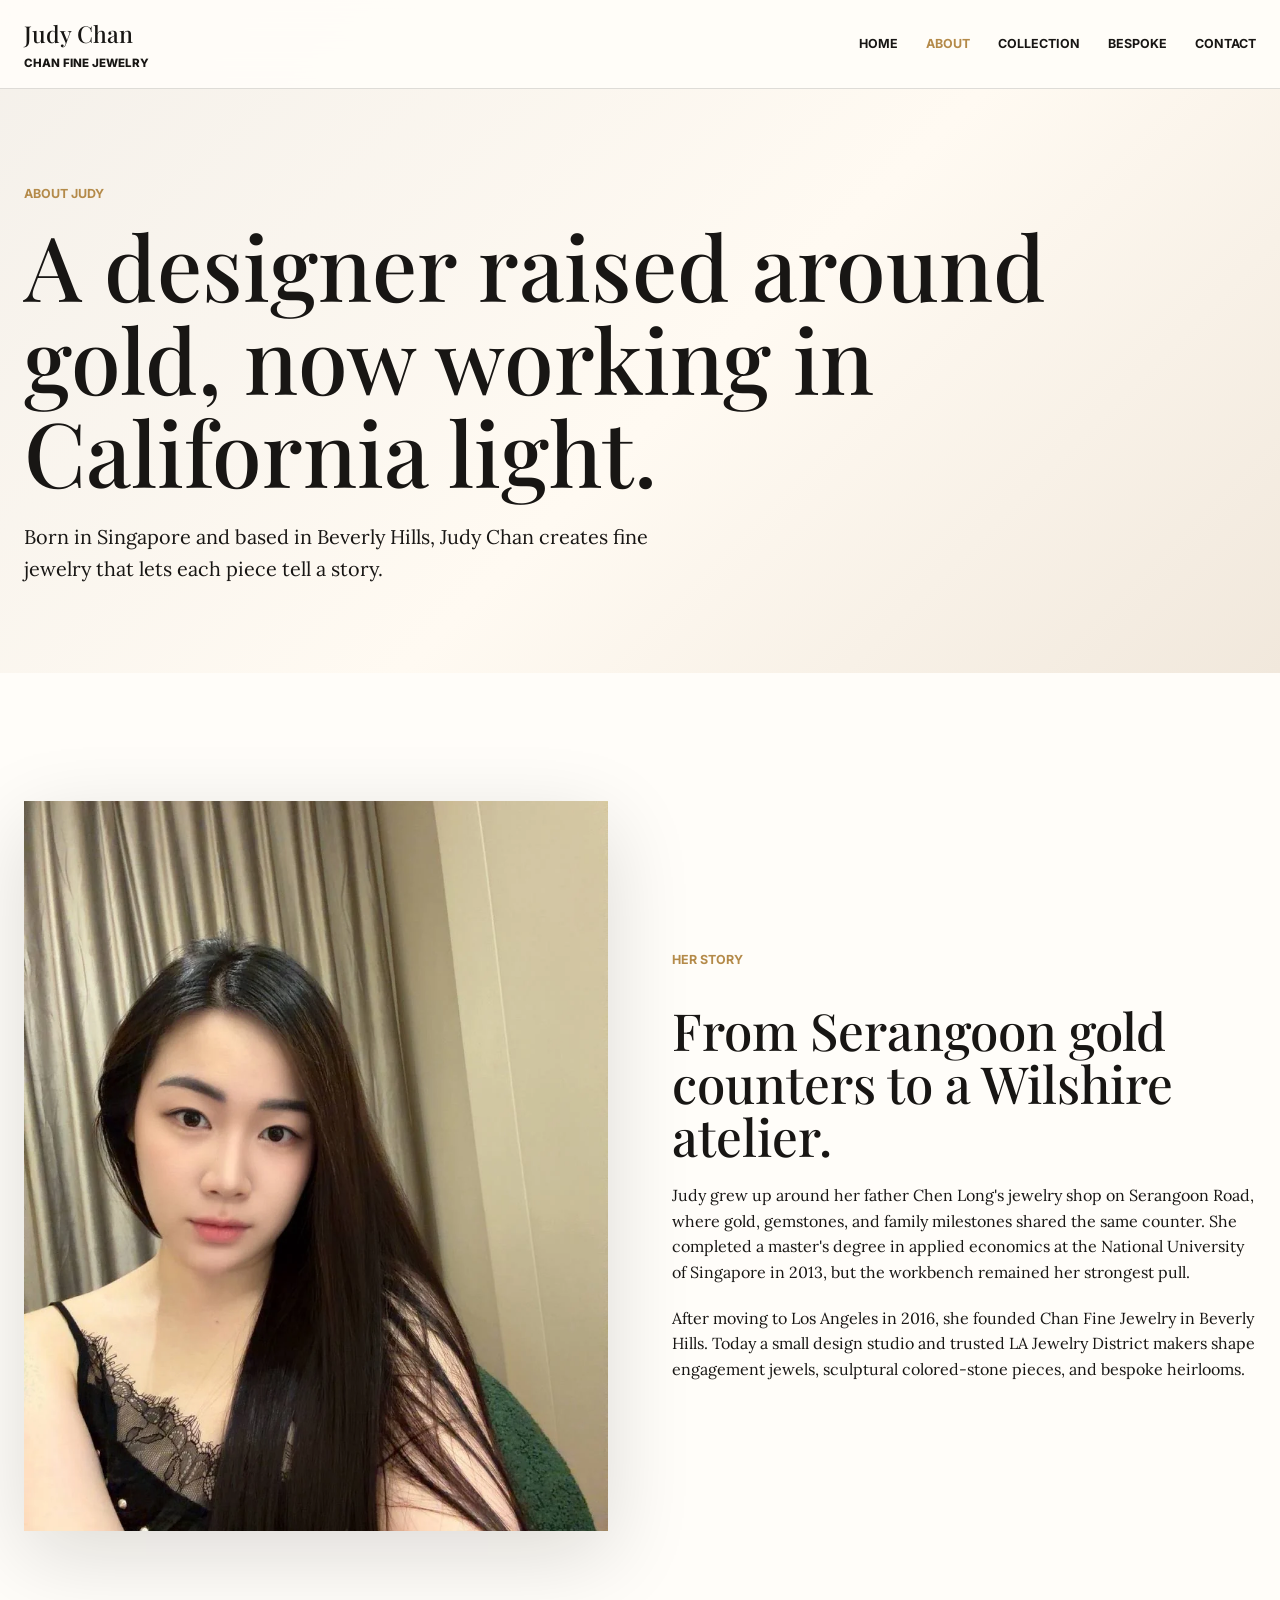
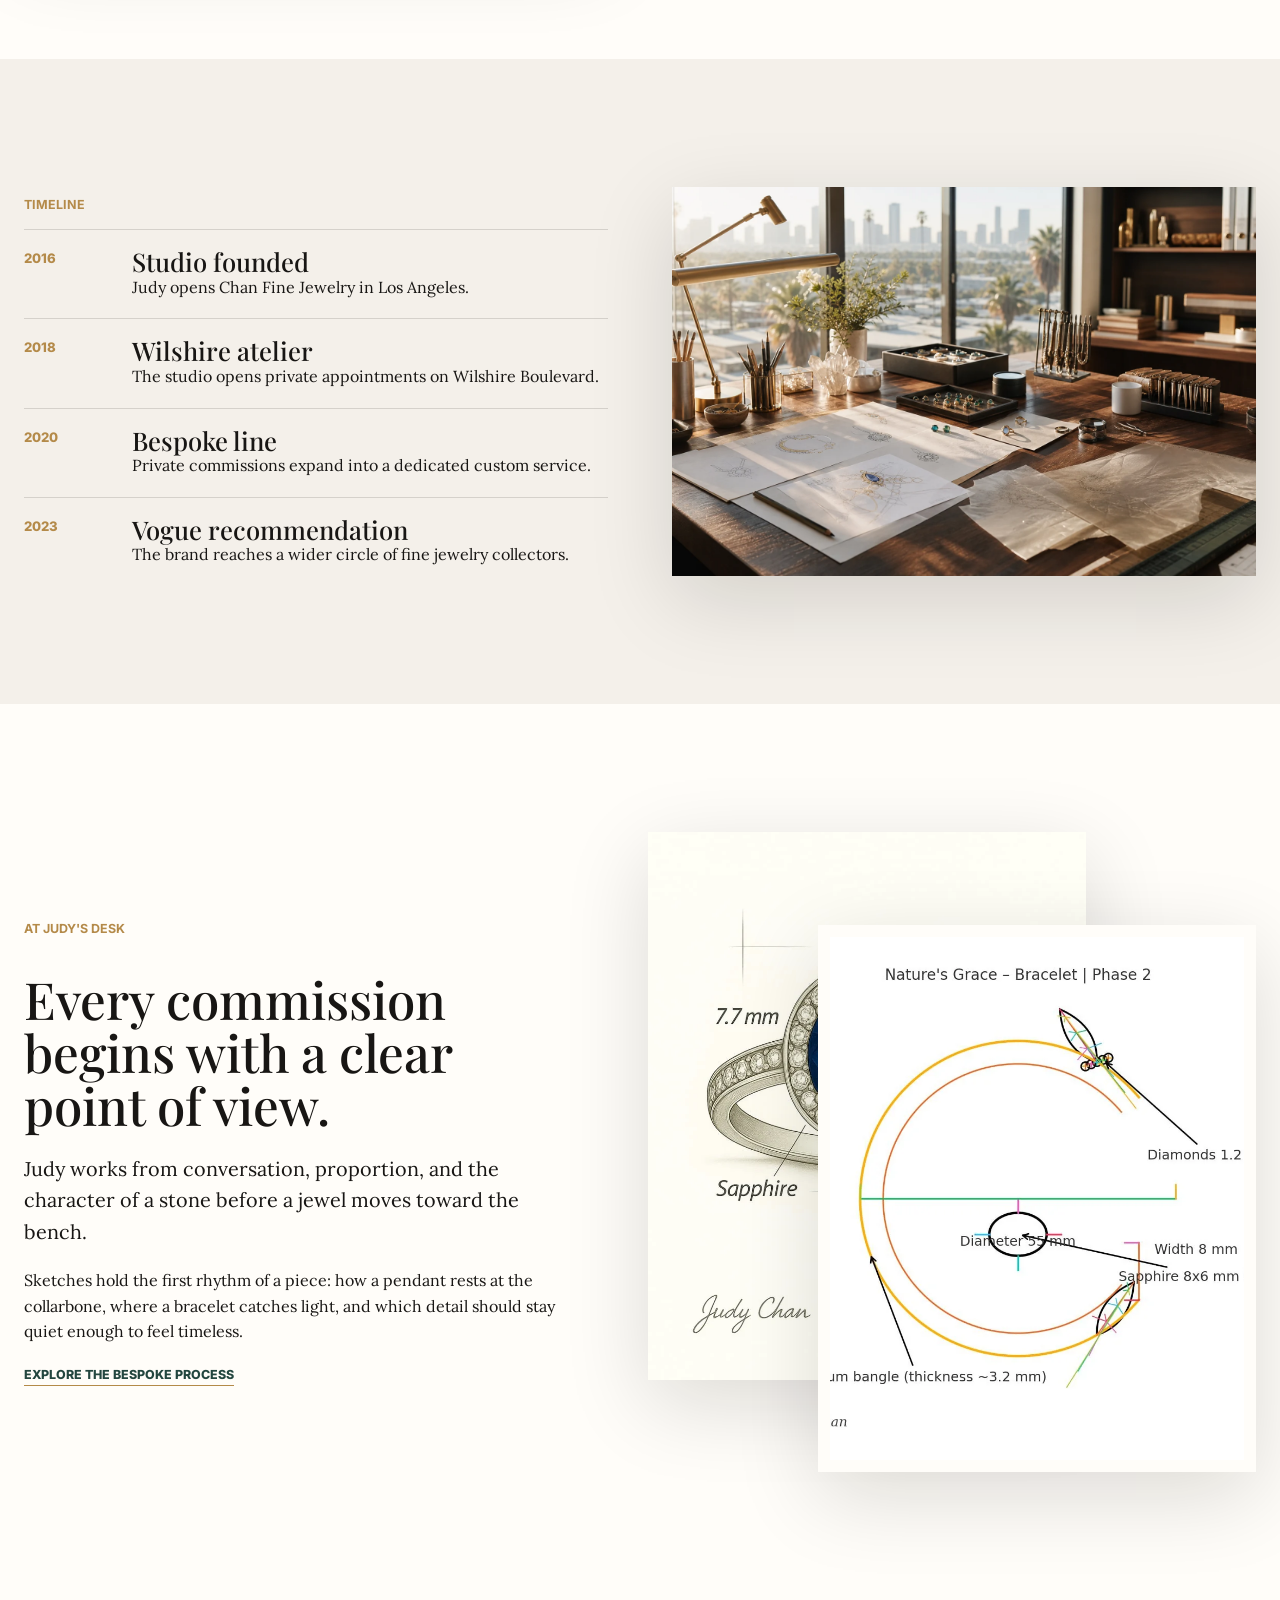
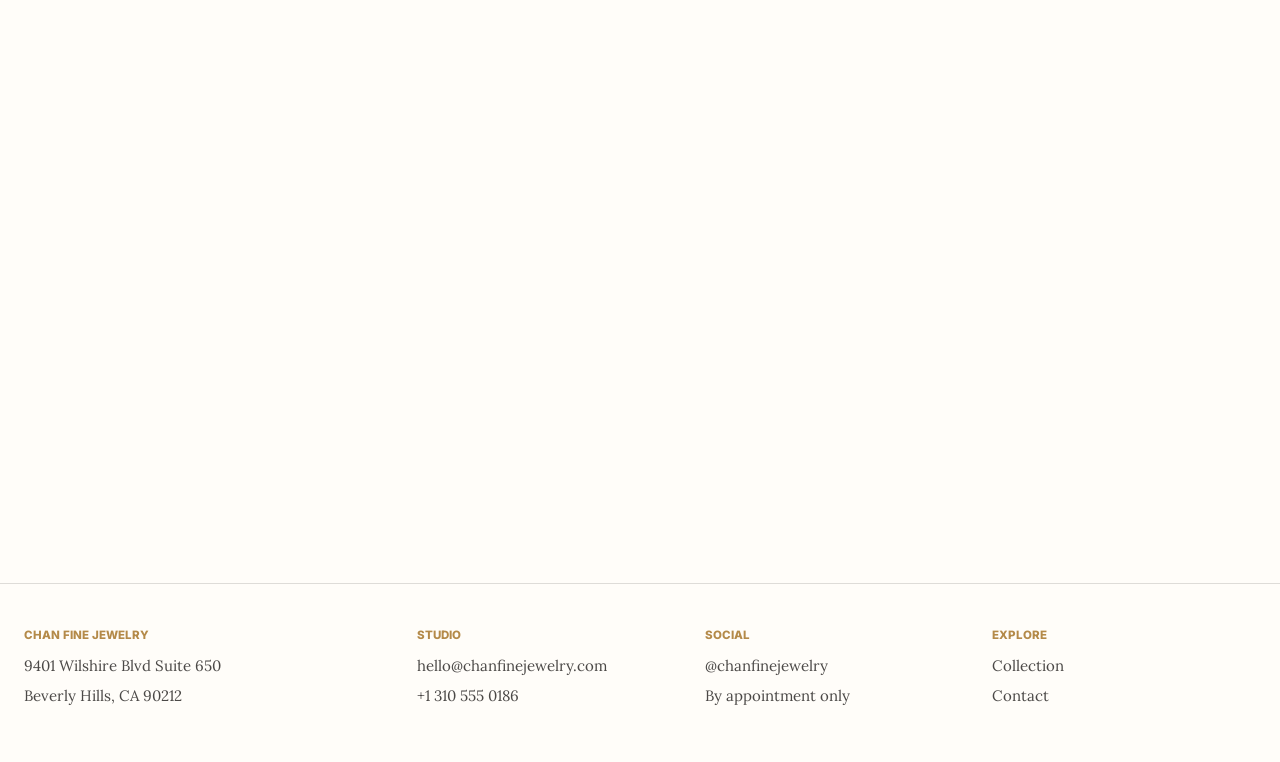
<file: about.html>
<!doctype html>
<html lang="en">
  <head>
    <meta charset="utf-8">
    <meta name="viewport" content="width=device-width, initial-scale=1">
    <meta name="description" content="Meet Beverly Hills jewelry designer Judy Chan and the story behind Chan Fine Jewelry.">
    <meta property="og:title" content="About Judy Chan | Chan Fine Jewelry">
    <meta property="og:description" content="From Serangoon Road gold counters to a Wilshire atelier — meet Beverly Hills jewelry designer Judy Chan.">
    <meta property="og:image" content="https://0zii47.github.io/judy-chan-jewelry-website/assets/images/judy-portrait.webp">
    <meta property="og:url" content="https://0zii47.github.io/judy-chan-jewelry-website/about.html">
    <meta property="og:type" content="website">
    <meta name="twitter:card" content="summary_large_image">
    <meta name="twitter:title" content="About Judy Chan | Chan Fine Jewelry">
    <meta name="twitter:description" content="From Singapore to Beverly Hills — the story behind Chan Fine Jewelry.">
    <meta name="twitter:image" content="https://0zii47.github.io/judy-chan-jewelry-website/assets/images/judy-portrait.webp">
    <link rel="icon" type="image/svg+xml" href="assets/favicon.svg">
    <link rel="canonical" href="https://0zii47.github.io/judy-chan-jewelry-website/about.html">
    <title>About Judy Chan | Chan Fine Jewelry</title>
    <link rel="preconnect" href="https://fonts.googleapis.com">
    <link rel="preconnect" href="https://fonts.gstatic.com" crossorigin>
    <link href="https://fonts.googleapis.com/css2?family=Inter:wght@500;700;800&family=Lora:wght@400;500&family=Playfair+Display:wght@500;600&display=swap" rel="stylesheet">
    <link rel="stylesheet" href="assets/styles.css">
  </head>
  <body class="interior">
    <header class="site-header">
      <nav class="nav shell" aria-label="Primary">
        <a class="brand" href="index.html"><strong>Judy Chan</strong><span>Chan Fine Jewelry</span></a>
        <button class="menu-toggle" type="button" aria-label="Open menu" aria-expanded="false"><span></span></button>
        <div class="nav-links">
          <a class="nav-link" href="index.html">Home</a>
          <a class="nav-link" href="about.html" aria-current="page">About</a>
          <a class="nav-link" href="collection.html">Collection</a>
          <a class="nav-link" href="bespoke.html">Bespoke</a>
          <a class="nav-link" href="contact.html">Contact</a>
        </div>
      </nav>
    </header>
    <main>
      <section class="page-hero">
        <div class="shell reveal">
          <p class="eyebrow">About Judy</p>
          <h1>A designer raised around gold, now working in California light.</h1>
          <p class="lead">Born in Singapore and based in Beverly Hills, Judy Chan creates fine jewelry that lets each piece tell a story.</p>
        </div>
      </section>
      <section class="band">
        <div class="shell story-grid">
          <div class="media-frame portrait reveal"><img src="assets/images/judy-portrait.webp" loading="lazy" alt="Portrait of jewelry designer Judy Chan"></div>
          <div class="copy-stack reveal">
            <p class="eyebrow">Her story</p>
            <h2>From Serangoon gold counters to a Wilshire atelier.</h2>
            <p>Judy grew up around her father Chen Long's jewelry shop on Serangoon Road, where gold, gemstones, and family milestones shared the same counter. She completed a master's degree in applied economics at the National University of Singapore in 2013, but the workbench remained her strongest pull.</p>
            <p>After moving to Los Angeles in 2016, she founded Chan Fine Jewelry in Beverly Hills. Today a small design studio and trusted LA Jewelry District makers shape engagement jewels, sculptural colored-stone pieces, and bespoke heirlooms.</p>
          </div>
        </div>
      </section>
      <section class="band band-muted">
        <div class="shell story-grid">
          <div class="reveal">
            <p class="eyebrow">Timeline</p>
            <div class="timeline">
              <div class="timeline-item"><span class="year">2016</span><div><h3>Studio founded</h3><p>Judy opens Chan Fine Jewelry in Los Angeles.</p></div></div>
              <div class="timeline-item"><span class="year">2018</span><div><h3>Wilshire atelier</h3><p>The studio opens private appointments on Wilshire Boulevard.</p></div></div>
              <div class="timeline-item"><span class="year">2020</span><div><h3>Bespoke line</h3><p>Private commissions expand into a dedicated custom service.</p></div></div>
              <div class="timeline-item"><span class="year">2023</span><div><h3>Vogue recommendation</h3><p>The brand reaches a wider circle of fine jewelry collectors.</p></div></div>
            </div>
          </div>
          <div class="media-frame landscape reveal"><img src="assets/images/studio.webp" loading="lazy" alt="Jewelry studio with sketches, gemstones, and workbench tools"></div>
        </div>
      </section>
      <section class="band atelier-notes">
        <div class="shell notes-grid">
          <div class="copy-stack reveal">
            <p class="eyebrow">At Judy's desk</p>
            <h2>Every commission begins with a clear point of view.</h2>
            <p class="lead">Judy works from conversation, proportion, and the character of a stone before a jewel moves toward the bench.</p>
            <p>Sketches hold the first rhythm of a piece: how a pendant rests at the collarbone, where a bracelet catches light, and which detail should stay quiet enough to feel timeless.</p>
            <a class="text-link" href="bespoke.html">Explore the bespoke process</a>
          </div>
          <div class="notes-gallery reveal">
            <figure class="media-frame note-sheet">
              <img src="assets/images/sapphire-sketch.webp" loading="lazy" alt="Sapphire pendant design sketch and stone notes">
            </figure>
            <figure class="media-frame note-sheet note-sheet-offset">
              <img src="assets/images/bracelet-plan.webp" loading="lazy" alt="Bracelet design plan with jewelry measurements">
            </figure>
          </div>
        </div>
      </section>
      <section class="band">
        <div class="shell intro-grid">
          <div class="reveal">
            <p class="eyebrow">Principles</p>
            <h2>Restraint, tension, responsibility.</h2>
          </div>
          <div class="principles reveal">
            <div class="principle"><h3>East meets West</h3><p>Measured linework and symbolic detail meet bolder Western scale and silhouette.</p></div>
            <div class="principle"><h3>Materials with care</h3><p>The studio prioritizes responsible gemstone sourcing and recycled precious metals where suitable.</p></div>
            <div class="principle"><h3>Giving back</h3><p>Chan Fine Jewelry commits 10% of annual profits to the Rockefeller Foundation as part of Judy's long-view giving practice.</p></div>
          </div>
        </div>
      </section>
    </main>
    <footer class="site-footer">
      <div class="shell footer-grid">
        <div><p class="footer-title">Chan Fine Jewelry</p><div class="footer-copy"><p>9401 Wilshire Blvd Suite 650</p><p>Beverly Hills, CA 90212</p></div></div>
        <div><p class="footer-title">Studio</p><div class="footer-links"><a href="mailto:hello@chanfinejewelry.com">hello@chanfinejewelry.com</a><a href="tel:+13105550186">+1 310 555 0186</a></div></div>
        <div><p class="footer-title">Social</p><div class="footer-links"><a href="https://instagram.com/chanfinejewelry" target="_blank" rel="noopener" aria-label="Chan Fine Jewelry on Instagram">@chanfinejewelry</a><span>By appointment only</span></div></div>
        <div><p class="footer-title">Explore</p><div class="footer-links"><a href="collection.html">Collection</a><a href="contact.html">Contact</a></div></div>
      </div>
    </footer>
    <script src="assets/site.js"></script>
  </body>
</html>
</file>
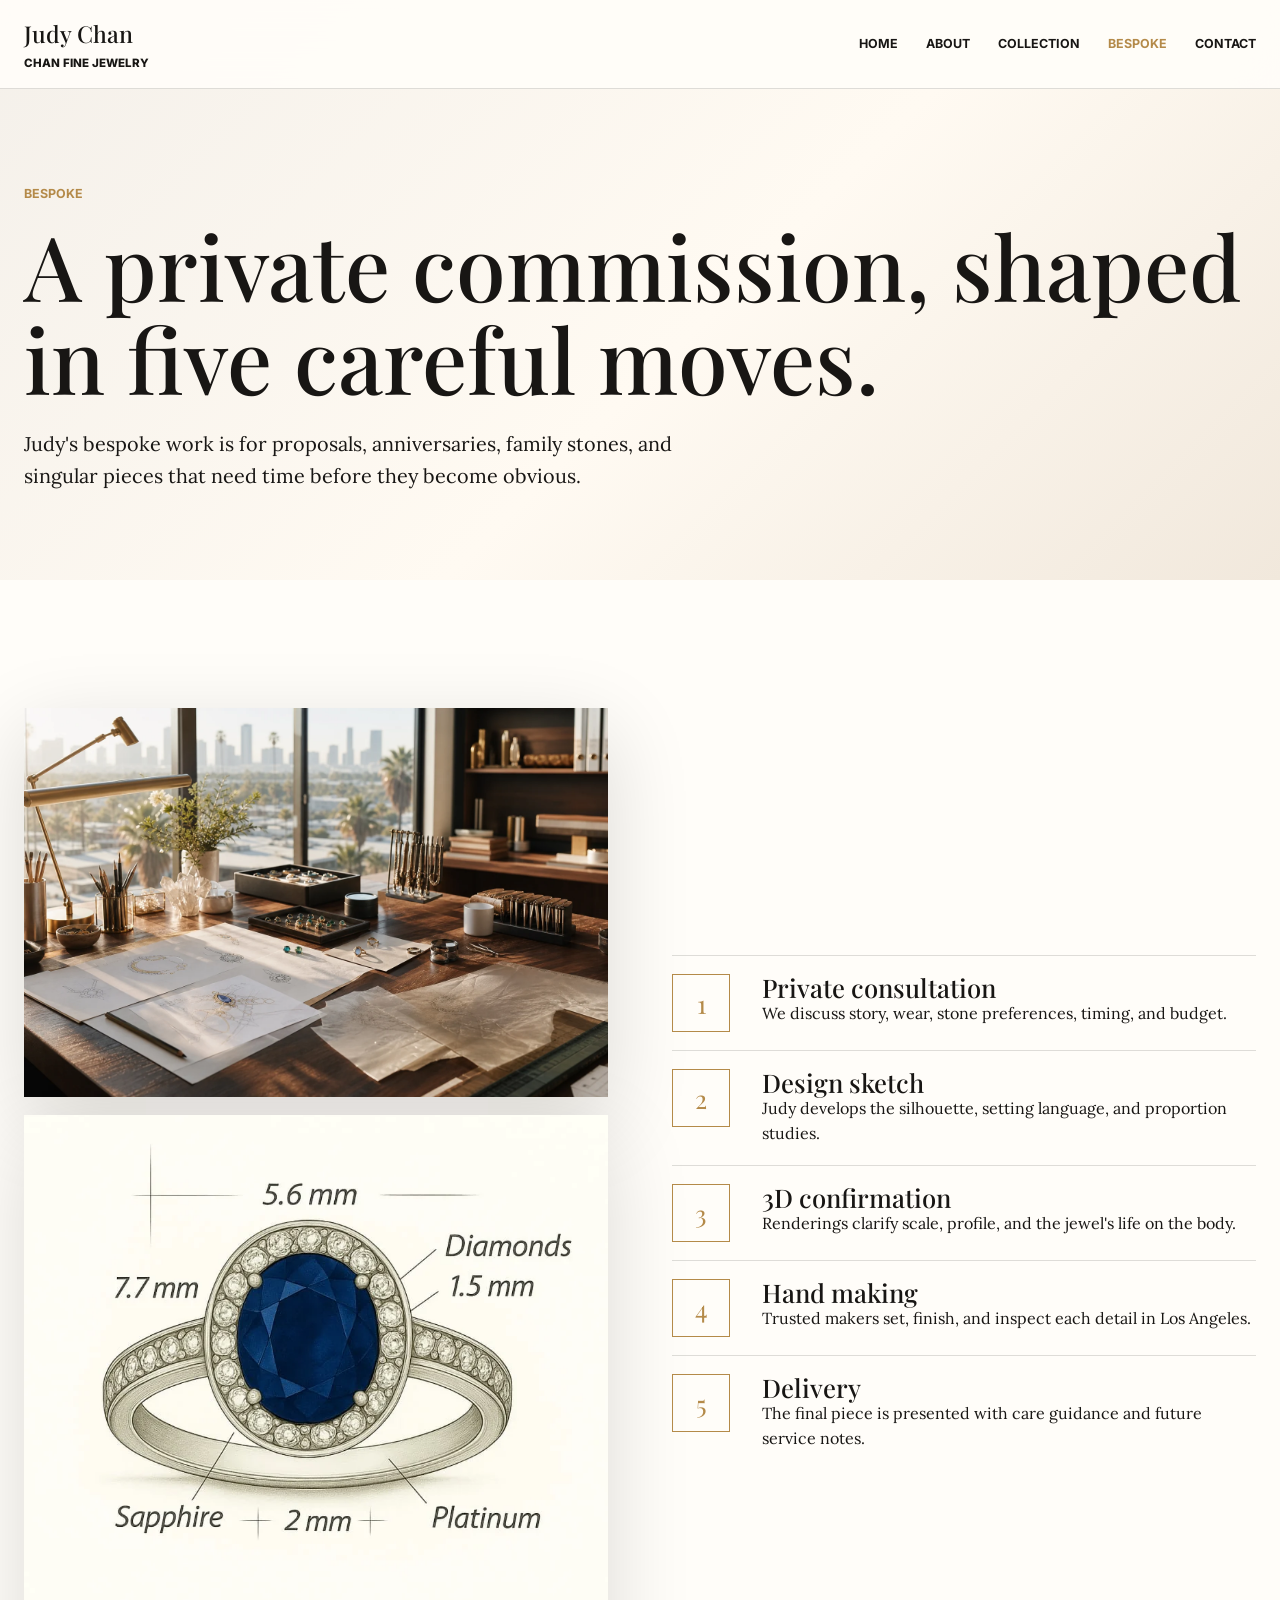
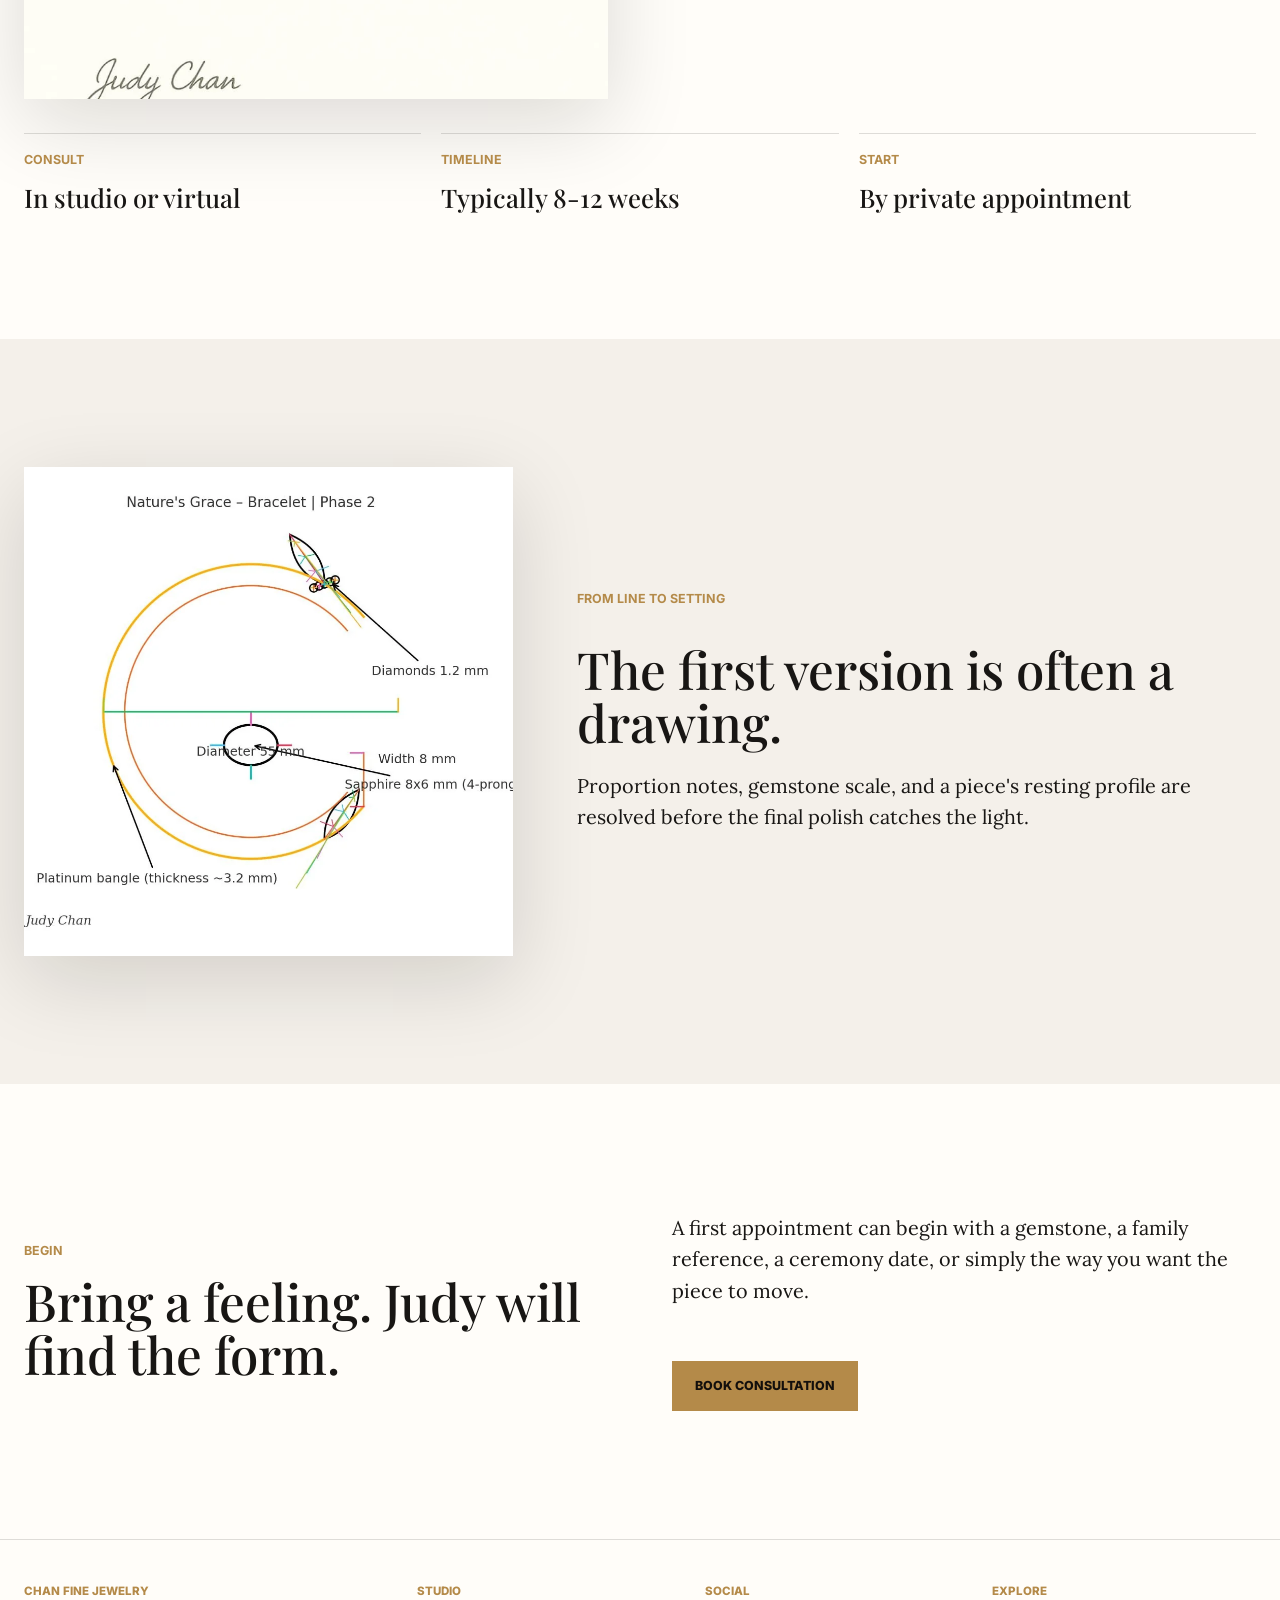
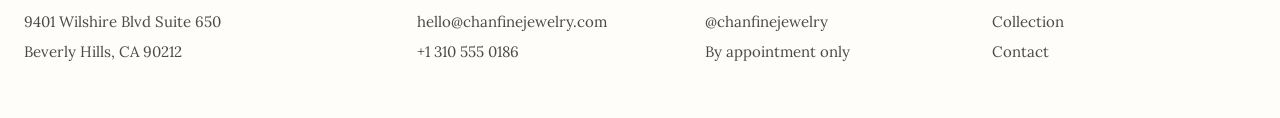
<file: bespoke.html>
<!doctype html>
<html lang="en">
  <head>
    <meta charset="utf-8">
    <meta name="viewport" content="width=device-width, initial-scale=1">
    <meta name="description" content="Discover Judy Chan's private bespoke jewelry process from consultation to delivery.">
    <meta property="og:title" content="Bespoke | Chan Fine Jewelry">
    <meta property="og:description" content="A private commission shaped in five careful moves — from consultation through hand making to delivery.">
    <meta property="og:image" content="https://0zii47.github.io/judy-chan-jewelry-website/assets/images/studio.webp">
    <meta property="og:url" content="https://0zii47.github.io/judy-chan-jewelry-website/bespoke.html">
    <meta property="og:type" content="website">
    <meta name="twitter:card" content="summary_large_image">
    <meta name="twitter:title" content="Bespoke | Chan Fine Jewelry">
    <meta name="twitter:description" content="Private jewelry commissions shaped in five careful moves at the Beverly Hills studio.">
    <meta name="twitter:image" content="https://0zii47.github.io/judy-chan-jewelry-website/assets/images/studio.webp">
    <link rel="icon" type="image/svg+xml" href="assets/favicon.svg">
    <link rel="canonical" href="https://0zii47.github.io/judy-chan-jewelry-website/bespoke.html">
    <title>Bespoke | Chan Fine Jewelry</title>
    <link rel="preconnect" href="https://fonts.googleapis.com">
    <link rel="preconnect" href="https://fonts.gstatic.com" crossorigin>
    <link href="https://fonts.googleapis.com/css2?family=Inter:wght@500;700;800&family=Lora:wght@400;500&family=Playfair+Display:wght@500;600&display=swap" rel="stylesheet">
    <link rel="stylesheet" href="assets/styles.css">
  </head>
  <body class="interior">
    <header class="site-header">
      <nav class="nav shell" aria-label="Primary">
        <a class="brand" href="index.html"><strong>Judy Chan</strong><span>Chan Fine Jewelry</span></a>
        <button class="menu-toggle" type="button" aria-label="Open menu" aria-expanded="false"><span></span></button>
        <div class="nav-links">
          <a class="nav-link" href="index.html">Home</a>
          <a class="nav-link" href="about.html">About</a>
          <a class="nav-link" href="collection.html">Collection</a>
          <a class="nav-link" href="bespoke.html" aria-current="page">Bespoke</a>
          <a class="nav-link" href="contact.html">Contact</a>
        </div>
      </nav>
    </header>
    <main>
      <section class="page-hero">
        <div class="shell reveal">
          <p class="eyebrow">Bespoke</p>
          <h1>A private commission, shaped in five careful moves.</h1>
          <p class="lead">Judy's bespoke work is for proposals, anniversaries, family stones, and singular pieces that need time before they become obvious.</p>
        </div>
      </section>
      <section class="band">
        <div class="shell bespoke-grid">
          <div class="process-gallery reveal">
            <figure class="media-frame landscape"><img src="assets/images/studio.webp" loading="lazy" alt="Jewelry workbench prepared for a bespoke design consultation"></figure>
            <figure class="media-frame sketch-frame"><img src="assets/images/sapphire-sketch.webp" loading="lazy" alt="Sapphire ring design sketch with material notes"></figure>
          </div>
          <div class="steps reveal">
            <div class="step"><span class="step-mark">1</span><div><h3>Private consultation</h3><p>We discuss story, wear, stone preferences, timing, and budget.</p></div></div>
            <div class="step"><span class="step-mark">2</span><div><h3>Design sketch</h3><p>Judy develops the silhouette, setting language, and proportion studies.</p></div></div>
            <div class="step"><span class="step-mark">3</span><div><h3>3D confirmation</h3><p>Renderings clarify scale, profile, and the jewel's life on the body.</p></div></div>
            <div class="step"><span class="step-mark">4</span><div><h3>Hand making</h3><p>Trusted makers set, finish, and inspect each detail in Los Angeles.</p></div></div>
            <div class="step"><span class="step-mark">5</span><div><h3>Delivery</h3><p>The final piece is presented with care guidance and future service notes.</p></div></div>
          </div>
        </div>
        <div class="shell detail-list reveal">
          <div class="detail"><p class="eyebrow">Consult</p><h3>In studio or virtual</h3></div>
          <div class="detail"><p class="eyebrow">Timeline</p><h3>Typically 8-12 weeks</h3></div>
          <div class="detail"><p class="eyebrow">Start</p><h3>By private appointment</h3></div>
        </div>
      </section>
      <section class="band band-muted">
        <div class="shell sketch-story reveal">
          <figure class="media-frame sketch-frame"><img src="assets/images/bracelet-plan.webp" loading="lazy" alt="Bracelet plan showing gemstone and bangle proportions"></figure>
          <div class="copy-stack">
            <p class="eyebrow">From line to setting</p>
            <h2>The first version is often a drawing.</h2>
            <p class="lead">Proportion notes, gemstone scale, and a piece's resting profile are resolved before the final polish catches the light.</p>
          </div>
        </div>
      </section>
      <section class="band">
        <div class="shell intro-grid reveal">
          <div><p class="eyebrow">Begin</p><h2>Bring a feeling. Judy will find the form.</h2></div>
          <div class="copy-stack"><p class="lead">A first appointment can begin with a gemstone, a family reference, a ceremony date, or simply the way you want the piece to move.</p><div class="actions"><a class="button button-primary" href="contact.html">Book consultation</a></div></div>
        </div>
      </section>
    </main>
    <footer class="site-footer">
      <div class="shell footer-grid">
        <div><p class="footer-title">Chan Fine Jewelry</p><div class="footer-copy"><p>9401 Wilshire Blvd Suite 650</p><p>Beverly Hills, CA 90212</p></div></div>
        <div><p class="footer-title">Studio</p><div class="footer-links"><a href="mailto:hello@chanfinejewelry.com">hello@chanfinejewelry.com</a><a href="tel:+13105550186">+1 310 555 0186</a></div></div>
        <div><p class="footer-title">Social</p><div class="footer-links"><a href="https://instagram.com/chanfinejewelry" target="_blank" rel="noopener" aria-label="Chan Fine Jewelry on Instagram">@chanfinejewelry</a><span>By appointment only</span></div></div>
        <div><p class="footer-title">Explore</p><div class="footer-links"><a href="collection.html">Collection</a><a href="contact.html">Contact</a></div></div>
      </div>
    </footer>
    <script src="assets/site.js"></script>
  </body>
</html>
</file>
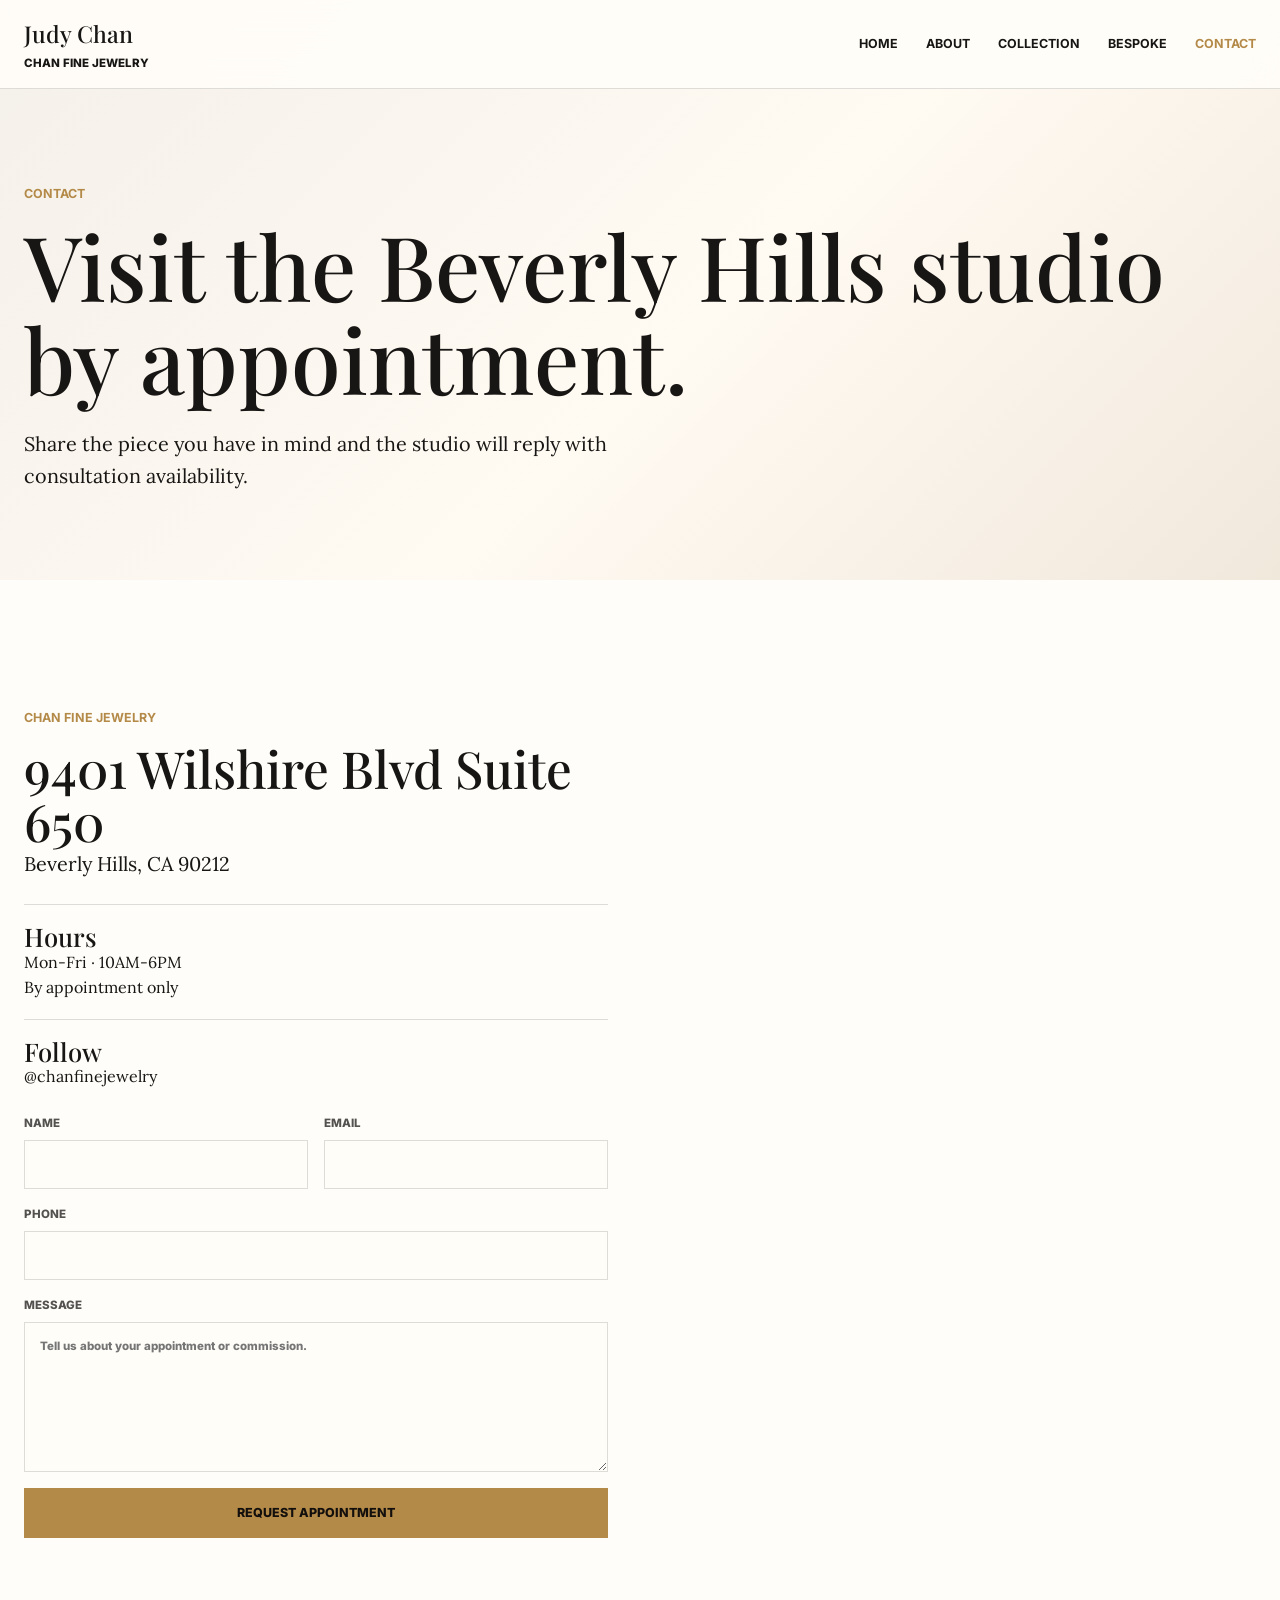
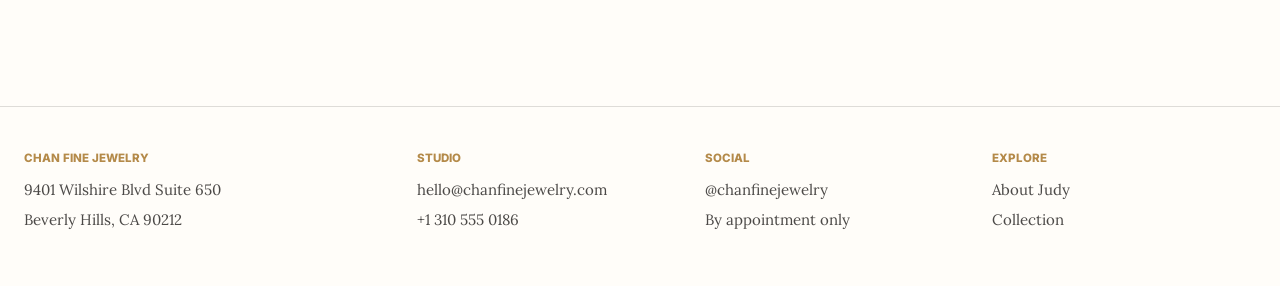
<file: contact.html>
<!doctype html>
<html lang="en">
  <head>
    <meta charset="utf-8">
    <meta name="viewport" content="width=device-width, initial-scale=1">
    <meta name="description" content="Contact Chan Fine Jewelry for a Beverly Hills appointment with Judy Chan.">
    <meta property="og:title" content="Contact | Chan Fine Jewelry">
    <meta property="og:description" content="Visit the Beverly Hills studio by appointment. 9401 Wilshire Blvd Suite 650, Beverly Hills, CA 90212.">
    <meta property="og:image" content="https://0zii47.github.io/judy-chan-jewelry-website/assets/images/studio.webp">
    <meta property="og:url" content="https://0zii47.github.io/judy-chan-jewelry-website/contact.html">
    <meta property="og:type" content="website">
    <meta name="twitter:card" content="summary_large_image">
    <meta name="twitter:title" content="Contact | Chan Fine Jewelry">
    <meta name="twitter:description" content="Private appointments at 9401 Wilshire Blvd, Beverly Hills.">
    <meta name="twitter:image" content="https://0zii47.github.io/judy-chan-jewelry-website/assets/images/studio.webp">
    <link rel="icon" type="image/svg+xml" href="assets/favicon.svg">
    <link rel="canonical" href="https://0zii47.github.io/judy-chan-jewelry-website/contact.html">
    <title>Contact | Chan Fine Jewelry</title>
    <link rel="preconnect" href="https://fonts.googleapis.com">
    <link rel="preconnect" href="https://fonts.gstatic.com" crossorigin>
    <link href="https://fonts.googleapis.com/css2?family=Inter:wght@500;700;800&family=Lora:wght@400;500&family=Playfair+Display:wght@500;600&display=swap" rel="stylesheet">
    <link rel="stylesheet" href="assets/styles.css">
  </head>
  <body class="interior">
    <header class="site-header">
      <nav class="nav shell" aria-label="Primary">
        <a class="brand" href="index.html"><strong>Judy Chan</strong><span>Chan Fine Jewelry</span></a>
        <button class="menu-toggle" type="button" aria-label="Open menu" aria-expanded="false"><span></span></button>
        <div class="nav-links">
          <a class="nav-link" href="index.html">Home</a>
          <a class="nav-link" href="about.html">About</a>
          <a class="nav-link" href="collection.html">Collection</a>
          <a class="nav-link" href="bespoke.html">Bespoke</a>
          <a class="nav-link" href="contact.html" aria-current="page">Contact</a>
        </div>
      </nav>
    </header>
    <main>
      <section class="page-hero">
        <div class="shell reveal">
          <p class="eyebrow">Contact</p>
          <h1>Visit the Beverly Hills studio by appointment.</h1>
          <p class="lead">Share the piece you have in mind and the studio will reply with consultation availability.</p>
        </div>
      </section>
      <section class="band">
        <div class="shell contact-grid">
          <div class="contact-panel reveal">
            <div>
              <p class="eyebrow">Chan Fine Jewelry</p>
              <h2>9401 Wilshire Blvd Suite 650</h2>
              <p class="lead">Beverly Hills, CA 90212</p>
            </div>
            <div class="hours">
              <div class="principle"><h3>Hours</h3><p>Mon-Fri · 10AM-6PM<br>By appointment only</p></div>
              <div class="principle"><h3>Follow</h3><p>@chanfinejewelry</p></div>
            </div>
            <form class="contact-form" action="#" method="post">
              <div class="field-grid">
                <label>Name<input name="name" autocomplete="name" required></label>
                <label>Email<input name="email" type="email" autocomplete="email" required></label>
              </div>
              <label>Phone<input name="phone" type="tel" autocomplete="tel"></label>
              <label>Message<textarea name="message" required placeholder="Tell us about your appointment or commission."></textarea></label>
              <button class="button button-primary" type="submit">Request appointment</button>
              <p class="form-note" aria-live="polite"></p>
            </form>
          </div>
          <div class="reveal">
            <iframe class="map" title="Map to Chan Fine Jewelry studio" loading="lazy" referrerpolicy="no-referrer-when-downgrade" src="https://www.google.com/maps?q=9401%20Wilshire%20Blvd%20Suite%20650%20Beverly%20Hills%20CA%2090212&output=embed"></iframe>
          </div>
        </div>
      </section>
    </main>
    <footer class="site-footer">
      <div class="shell footer-grid">
        <div><p class="footer-title">Chan Fine Jewelry</p><div class="footer-copy"><p>9401 Wilshire Blvd Suite 650</p><p>Beverly Hills, CA 90212</p></div></div>
        <div><p class="footer-title">Studio</p><div class="footer-links"><a href="mailto:hello@chanfinejewelry.com">hello@chanfinejewelry.com</a><a href="tel:+13105550186">+1 310 555 0186</a></div></div>
        <div><p class="footer-title">Social</p><div class="footer-links"><a href="https://instagram.com/chanfinejewelry" target="_blank" rel="noopener" aria-label="Chan Fine Jewelry on Instagram">@chanfinejewelry</a><span>By appointment only</span></div></div>
        <div><p class="footer-title">Explore</p><div class="footer-links"><a href="about.html">About Judy</a><a href="collection.html">Collection</a></div></div>
      </div>
    </footer>
    <script src="assets/site.js"></script>
  </body>
</html>
</file>
<file: assets/styles.css>
:root {
  --ink: #181614;
  --paper: #fffdf9;
  --mist: #f4f0ea;
  --gold: #b48a49;
  --jade: #23463f;
  --plum: #442f35;
  --line: rgba(24, 22, 20, 0.14);
  --shadow: 0 24px 80px rgba(16, 12, 8, 0.14);
  --serif-display: "Playfair Display", Georgia, serif;
  --serif-body: "Lora", Georgia, serif;
  --sans: "Inter", Arial, sans-serif;
}

* {
  box-sizing: border-box;
}

html {
  scroll-behavior: smooth;
}

body {
  margin: 0;
  background: var(--paper);
  color: var(--ink);
  font-family: var(--serif-body);
  line-height: 1.6;
}

body.menu-open {
  overflow: hidden;
}

a {
  color: inherit;
  text-decoration: none;
}

button,
input,
textarea {
  font: inherit;
}

img {
  display: block;
  max-width: 100%;
}

.shell {
  width: min(1240px, calc(100% - 48px));
  margin: 0 auto;
}

.eyebrow,
.nav-link,
.button,
.meta,
.filter,
label,
.footer-title {
  font-family: var(--sans);
  letter-spacing: 0;
  text-transform: uppercase;
}

.eyebrow {
  margin: 0 0 14px;
  color: var(--gold);
  font-size: 0.78rem;
  font-weight: 700;
}

h1,
h2,
h3 {
  margin: 0;
  font-family: var(--serif-display);
  font-weight: 500;
  line-height: 1.04;
}

h1 {
  font-size: clamp(3rem, 7vw, 7.4rem);
}

h2 {
  font-size: clamp(2rem, 4vw, 4.3rem);
}

h3 {
  font-size: clamp(1.3rem, 2vw, 2rem);
}

p {
  margin: 0;
}

.site-header {
  position: fixed;
  inset: 0 0 auto;
  z-index: 20;
  border-bottom: 1px solid transparent;
  transition: background 220ms ease, border-color 220ms ease, backdrop-filter 220ms ease;
}

.site-header.is-solid,
.interior .site-header {
  border-color: var(--line);
  background: rgba(255, 253, 249, 0.92);
  backdrop-filter: blur(18px);
}

.home .site-header:not(.is-solid) {
  color: #fff8ef;
}

.home .site-header:not(.is-solid) .menu-toggle {
  border-color: rgba(255, 248, 239, 0.34);
  background: rgba(18, 13, 9, 0.18);
  color: #fff8ef;
}

.home.menu-open .site-header {
  color: var(--ink);
}

.nav {
  min-height: 88px;
  display: flex;
  align-items: center;
  justify-content: space-between;
  gap: 24px;
}

.brand {
  display: grid;
  gap: 2px;
  position: relative;
  z-index: 2;
  font-family: var(--sans);
  font-size: 0.72rem;
  font-weight: 800;
  letter-spacing: 0;
  text-transform: uppercase;
}

.brand strong {
  font-family: var(--serif-display);
  font-size: 1.45rem;
  font-weight: 500;
  text-transform: none;
}

.nav-links {
  display: flex;
  align-items: center;
  gap: 28px;
}

.nav-link {
  font-size: 0.78rem;
  font-weight: 700;
}

.nav-link[aria-current="page"] {
  color: var(--gold);
}

.menu-toggle {
  width: 46px;
  height: 46px;
  position: relative;
  z-index: 2;
  display: none;
  place-items: center;
  border: 1px solid var(--line);
  background: rgba(255, 253, 249, 0.78);
  color: var(--ink);
  cursor: pointer;
}

.menu-toggle span,
.menu-toggle span::before,
.menu-toggle span::after {
  width: 18px;
  height: 2px;
  display: block;
  background: currentColor;
  content: "";
  transition: transform 180ms ease, opacity 180ms ease;
}

.menu-toggle span {
  position: relative;
}

.menu-toggle span::before,
.menu-toggle span::after {
  position: absolute;
  left: 0;
}

.menu-toggle span::before {
  top: -6px;
}

.menu-toggle span::after {
  top: 6px;
}

.menu-open .menu-toggle span {
  background: transparent;
}

.menu-open .menu-toggle span::before {
  background: var(--ink);
  top: 0;
  transform: rotate(45deg);
}

.menu-open .menu-toggle span::after {
  background: var(--ink);
  top: 0;
  transform: rotate(-45deg);
}

.menu-open .menu-toggle {
  border-color: var(--line);
  background: var(--paper);
}

.hero {
  min-height: min(960px, 100svh);
  position: relative;
  display: grid;
  align-items: end;
  overflow: hidden;
  color: #fff8ef;
  background: #110e0d;
}

.hero-media,
.hero-media::after {
  position: absolute;
  inset: 0;
}

.hero-media img {
  width: 100%;
  height: 100%;
  object-fit: cover;
}

.hero-media::after {
  content: "";
  background:
    linear-gradient(90deg, rgba(10, 8, 7, 0.72), rgba(10, 8, 7, 0.16) 58%, rgba(10, 8, 7, 0.52)),
    linear-gradient(180deg, rgba(10, 8, 7, 0.12), rgba(10, 8, 7, 0.78));
}

.hero-copy {
  position: relative;
  z-index: 1;
  width: min(840px, 100%);
  padding: 180px 0 104px;
}

.hero h1 span {
  display: block;
}

.hero h1 span:last-child {
  color: #ead9b9;
  font-size: clamp(1.8rem, 3.8vw, 4.25rem);
  margin-top: 10px;
}

.hero p {
  max-width: 520px;
  margin-top: 26px;
  font-size: clamp(1rem, 1.3vw, 1.22rem);
}

.actions {
  display: flex;
  flex-wrap: wrap;
  gap: 14px;
  margin-top: 34px;
}

.button {
  min-height: 50px;
  display: inline-flex;
  align-items: center;
  justify-content: center;
  border: 1px solid currentColor;
  padding: 0 22px;
  font-size: 0.78rem;
  font-weight: 800;
  transition: background 180ms ease, color 180ms ease, border-color 180ms ease, transform 180ms ease;
}

.button:hover,
.button:focus-visible {
  transform: translateY(-2px);
}

.button-primary {
  border-color: var(--gold);
  background: var(--gold);
  color: #130f0c;
}

.button-ghost {
  color: inherit;
}

.band {
  padding: clamp(72px, 10vw, 136px) 0;
}

.band-muted {
  background: var(--mist);
}

.intro-grid,
.atelier-grid,
.story-grid,
.notes-grid,
.bespoke-grid,
.contact-grid,
.appointment-band,
.sketch-story {
  display: grid;
  grid-template-columns: minmax(0, 1fr) minmax(0, 1fr);
  gap: clamp(28px, 5vw, 88px);
  align-items: center;
}

.atelier-grid {
  grid-template-columns: minmax(320px, 0.88fr) minmax(0, 1fr);
}

.atelier-media {
  min-height: 760px;
  position: relative;
}

.atelier-media .portrait {
  width: min(78%, 460px);
  height: 100%;
}

.studio-inset {
  width: min(72%, 470px);
  position: absolute;
  right: 0;
  bottom: 44px;
  border: 12px solid var(--paper);
}

.lead {
  max-width: 650px;
  font-size: clamp(1.08rem, 1.55vw, 1.42rem);
}

.copy-stack {
  display: grid;
  gap: 20px;
}

.signature {
  display: grid;
  gap: 8px;
  padding-top: 8px;
  font-family: var(--sans);
  font-size: 0.8rem;
  font-weight: 700;
  text-transform: uppercase;
}

.signature strong {
  color: var(--jade);
  font-family: var(--serif-display);
  font-size: 2rem;
  font-weight: 500;
  text-transform: none;
}

.media-frame {
  overflow: hidden;
  background: #ded5ca;
  box-shadow: var(--shadow);
}

.media-frame img {
  width: 100%;
  height: 100%;
  object-fit: cover;
}

figure {
  margin: 0;
}

.portrait {
  aspect-ratio: 4 / 5;
}

.landscape {
  aspect-ratio: 3 / 2;
}

.notes-grid {
  grid-template-columns: minmax(0, 0.92fr) minmax(360px, 1fr);
}

.notes-gallery {
  min-height: 640px;
  position: relative;
}

.note-sheet {
  width: min(72%, 460px);
  aspect-ratio: 4 / 5;
  background: #f4eee1;
}

.note-sheet img {
  object-fit: cover;
}

.note-sheet-offset {
  position: absolute;
  right: 0;
  bottom: 0;
  border: 12px solid var(--paper);
}

.text-link {
  width: fit-content;
  border-bottom: 1px solid var(--gold);
  color: var(--jade);
  font-family: var(--sans);
  font-size: 0.78rem;
  font-weight: 800;
  text-transform: uppercase;
  transition: color 180ms ease, border-color 180ms ease;
}

.text-link:hover,
.text-link:focus-visible {
  border-color: var(--ink);
  color: var(--ink);
}

.section-head {
  display: flex;
  align-items: end;
  justify-content: space-between;
  gap: 24px;
  margin-bottom: 38px;
}

.section-head p {
  max-width: 430px;
}

.collection-grid {
  display: grid;
  grid-template-columns: repeat(3, minmax(0, 1fr));
  gap: 24px;
}

.piece {
  display: grid;
  gap: 16px;
}

.piece-button {
  border: 0;
  padding: 0;
  overflow: hidden;
  aspect-ratio: 1 / 1;
  background: #e5ddd2;
  cursor: zoom-in;
}

.piece-button img {
  width: 100%;
  height: 100%;
  object-fit: cover;
  transition: transform 420ms ease;
}

.piece:hover .piece-button img,
.piece-button:focus-visible img {
  transform: scale(1.045);
}

.meta {
  display: block;
  margin-top: 6px;
  color: rgba(24, 22, 20, 0.68);
  font-size: 0.72rem;
  font-weight: 700;
}

.quote-band {
  background: var(--jade);
  color: #f8f0df;
}

.quote {
  max-width: 970px;
  font-family: var(--serif-display);
  font-size: clamp(2rem, 4vw, 4.8rem);
  line-height: 1.1;
}

.page-hero {
  padding: 184px 0 88px;
  background: linear-gradient(135deg, var(--mist), #fffaf2 55%, #f1e8dc);
}

.hero .reveal,
.page-hero .reveal {
  opacity: 1;
  transform: none;
}

.page-hero .lead {
  margin-top: 24px;
}

.timeline,
.principles,
.steps,
.hours {
  display: grid;
  gap: 18px;
}

.timeline-item,
.principle,
.step {
  border-top: 1px solid var(--line);
  padding-top: 18px;
}

.timeline-item {
  display: grid;
  grid-template-columns: 90px minmax(0, 1fr);
  gap: 18px;
}

.year,
.step-index {
  color: var(--gold);
  font-family: var(--sans);
  font-size: 0.82rem;
  font-weight: 800;
  text-transform: uppercase;
}

.filters {
  display: flex;
  flex-wrap: wrap;
  gap: 10px;
  margin-bottom: 32px;
}

.filter {
  min-height: 42px;
  border: 1px solid var(--line);
  background: transparent;
  padding: 0 16px;
  color: var(--ink);
  font-size: 0.72rem;
  font-weight: 800;
  cursor: pointer;
}

.filter.is-active {
  border-color: var(--ink);
  background: var(--ink);
  color: var(--paper);
}

.piece.is-hidden {
  display: none;
}

.steps {
  counter-reset: bespoke;
}

.process-gallery {
  min-width: 0;
  display: grid;
  gap: 18px;
}

.sketch-frame {
  aspect-ratio: 1 / 1;
  background: #f4eee1;
}

.sketch-frame img {
  object-fit: cover;
}

.sketch-story {
  grid-template-columns: minmax(280px, 0.72fr) minmax(0, 1fr);
}

.step {
  display: grid;
  grid-template-columns: 72px minmax(0, 1fr);
  gap: 18px;
}

.step-mark {
  width: 58px;
  height: 58px;
  display: grid;
  place-items: center;
  border: 1px solid var(--gold);
  color: var(--gold);
  font-family: var(--serif-display);
  font-size: 1.6rem;
}

.detail-list {
  display: grid;
  grid-template-columns: repeat(3, minmax(0, 1fr));
  gap: 20px;
  margin-top: 34px;
}

.detail {
  border-top: 1px solid var(--line);
  padding-top: 16px;
}

.contact-panel {
  display: grid;
  gap: 24px;
}

.contact-form {
  display: grid;
  gap: 16px;
}

.field-grid {
  display: grid;
  grid-template-columns: repeat(2, minmax(0, 1fr));
  gap: 16px;
}

label {
  display: grid;
  gap: 8px;
  color: rgba(24, 22, 20, 0.74);
  font-size: 0.72rem;
  font-weight: 800;
}

input,
textarea {
  width: 100%;
  border: 1px solid var(--line);
  border-radius: 0;
  background: rgba(255, 253, 249, 0.9);
  color: var(--ink);
  padding: 14px 15px;
}

textarea {
  min-height: 150px;
  resize: vertical;
}

.form-note {
  min-height: 24px;
  color: var(--jade);
  font-family: var(--sans);
  font-size: 0.82rem;
  font-weight: 700;
}

.map {
  min-height: 520px;
  border: 0;
  width: 100%;
  filter: grayscale(0.14) contrast(1.04);
}

.site-footer {
  border-top: 1px solid var(--line);
  padding: 42px 0 54px;
}

.footer-grid {
  display: grid;
  grid-template-columns: 1.4fr repeat(3, minmax(0, 1fr));
  gap: 24px;
}

.footer-title {
  margin-bottom: 10px;
  color: var(--gold);
  font-size: 0.72rem;
  font-weight: 800;
}

.footer-copy,
.footer-links {
  display: grid;
  gap: 6px;
  color: rgba(24, 22, 20, 0.78);
  font-size: 0.94rem;
}

.lightbox {
  position: fixed;
  inset: 0;
  z-index: 30;
  display: none;
  place-items: center;
  padding: 28px;
  background: rgba(11, 9, 8, 0.9);
}

.lightbox.is-open {
  display: grid;
}

.lightbox-dialog {
  width: min(920px, 100%);
  display: grid;
  grid-template-columns: minmax(0, 1fr) 280px;
  overflow: hidden;
  background: var(--paper);
}

.lightbox img {
  width: 100%;
  height: min(78svh, 880px);
  object-fit: cover;
  background: #ddd2c5;
}

.lightbox-copy {
  display: grid;
  align-content: space-between;
  gap: 18px;
  padding: 28px;
}

.icon-button {
  width: 44px;
  height: 44px;
  justify-self: end;
  border: 1px solid var(--line);
  background: transparent;
  color: var(--ink);
  cursor: pointer;
}

.reveal {
  opacity: 0;
  transform: translateY(24px);
  transition: opacity 700ms ease, transform 700ms ease;
}

.reveal.is-visible {
  opacity: 1;
  transform: translateY(0);
}

@media (prefers-reduced-motion: reduce) {
  html {
    scroll-behavior: auto;
  }

  *,
  *::before,
  *::after {
    animation-duration: 0.01ms !important;
    animation-iteration-count: 1 !important;
    transition-duration: 0.01ms !important;
  }

  .reveal {
    opacity: 1;
    transform: none;
  }
}

@media (max-width: 1024px) {
  .collection-grid {
    grid-template-columns: repeat(2, minmax(0, 1fr));
  }

  .footer-grid,
  .detail-list {
    grid-template-columns: repeat(2, minmax(0, 1fr));
  }
}

@media (max-width: 767px) {
  .shell {
    width: min(100% - 32px, 1240px);
  }

  .nav {
    min-height: 76px;
  }

  .menu-toggle {
    display: grid;
  }

  .nav-links {
    position: fixed;
    inset: 0;
    display: grid;
    align-content: center;
    justify-items: center;
    gap: 24px;
    background: rgba(255, 253, 249, 0.98);
    opacity: 0;
    pointer-events: none;
    transform: translateY(-12px);
    transition: opacity 180ms ease, transform 180ms ease;
  }

  .menu-open .nav-links {
    opacity: 1;
    pointer-events: auto;
    transform: translateY(0);
  }

  .nav-link {
    font-size: 0.94rem;
  }

  .hero {
    min-height: 880px;
  }

  .hero-copy {
    padding: 142px 0 72px;
  }

  .intro-grid,
  .atelier-grid,
  .story-grid,
  .notes-grid,
  .bespoke-grid,
  .contact-grid,
  .appointment-band,
  .sketch-story,
  .field-grid,
  .collection-grid,
  .footer-grid,
  .detail-list,
  .lightbox-dialog {
    grid-template-columns: 1fr;
  }

  .section-head {
    align-items: start;
    flex-direction: column;
  }

  .timeline-item,
  .step {
    grid-template-columns: 1fr;
    gap: 10px;
  }

  .page-hero {
    padding: 146px 0 70px;
  }

  .atelier-media {
    min-height: 570px;
  }

  .notes-gallery {
    min-height: auto;
    display: grid;
    grid-template-columns: minmax(0, 1fr) minmax(0, 1fr);
    align-items: end;
    gap: 14px;
  }

  .note-sheet,
  .note-sheet-offset {
    width: 100%;
  }

  .note-sheet-offset {
    position: static;
    border-width: 0;
  }

  .atelier-media .portrait {
    width: min(84%, 420px);
  }

  .studio-inset {
    width: min(78%, 390px);
    bottom: 0;
    border-width: 8px;
  }

  .map {
    min-height: 380px;
  }

  .lightbox {
    padding: 16px;
  }

  .lightbox img {
    height: min(54svh, 560px);
  }
}
</file>
